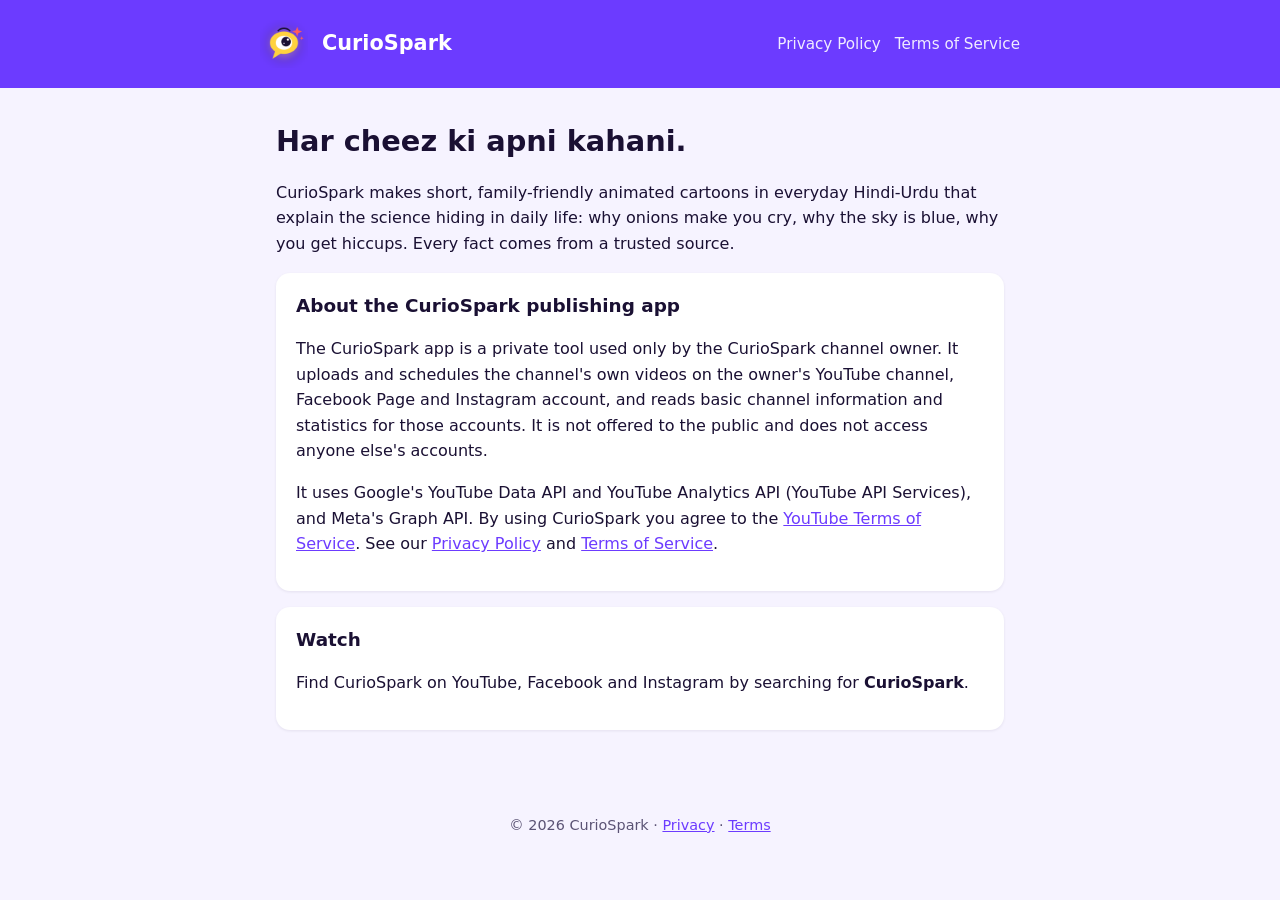
<file: index.html>
<!doctype html>
<html lang="en">
<head>
<meta charset="utf-8">
<meta name="viewport" content="width=device-width, initial-scale=1">
<title>CurioSpark</title>
<meta name="description" content="CurioSpark: short animated cartoons in Hindi-Urdu that explain the science hiding in everyday life.">
<link rel="icon" href="logo.png">
<link rel="stylesheet" href="style.css">
</head>
<body>
<header><div class="wrap">
  <img src="logo.png" alt="CurioSpark logo">
  <a href="index.html">CurioSpark</a>
  <nav><a href="privacy.html">Privacy Policy</a><a href="terms.html">Terms of Service</a></nav>
</div></header>
<main class="wrap">
  <h1>Har cheez ki apni kahani.</h1>
  <p>CurioSpark makes short, family-friendly animated cartoons in everyday Hindi-Urdu that explain the science
  hiding in daily life: why onions make you cry, why the sky is blue, why you get hiccups. Every fact comes from
  a trusted source.</p>

  <div class="card">
    <h2 style="margin-top:0">About the CurioSpark publishing app</h2>
    <p>The CurioSpark app is a private tool used only by the CurioSpark channel owner. It uploads and schedules the
    channel's own videos on the owner's YouTube channel, Facebook Page and Instagram account, and reads basic
    channel information and statistics for those accounts. It is not offered to the public and does not access
    anyone else's accounts.</p>
    <p>It uses Google's YouTube Data API and YouTube Analytics API (YouTube API Services), and Meta's Graph API.
    By using CurioSpark you agree to the <a href="https://www.youtube.com/t/terms">YouTube Terms of Service</a>.
    See our <a href="privacy.html">Privacy Policy</a> and <a href="terms.html">Terms of Service</a>.</p>
  </div>

  <div class="card">
    <h2 style="margin-top:0">Watch</h2>
    <p>Find CurioSpark on YouTube, Facebook and Instagram by searching for <strong>CurioSpark</strong>.</p>
  </div>
</main>
<footer>&copy; 2026 CurioSpark &middot; <a href="privacy.html">Privacy</a> &middot; <a href="terms.html">Terms</a></footer>
</body>
</html>
</file>
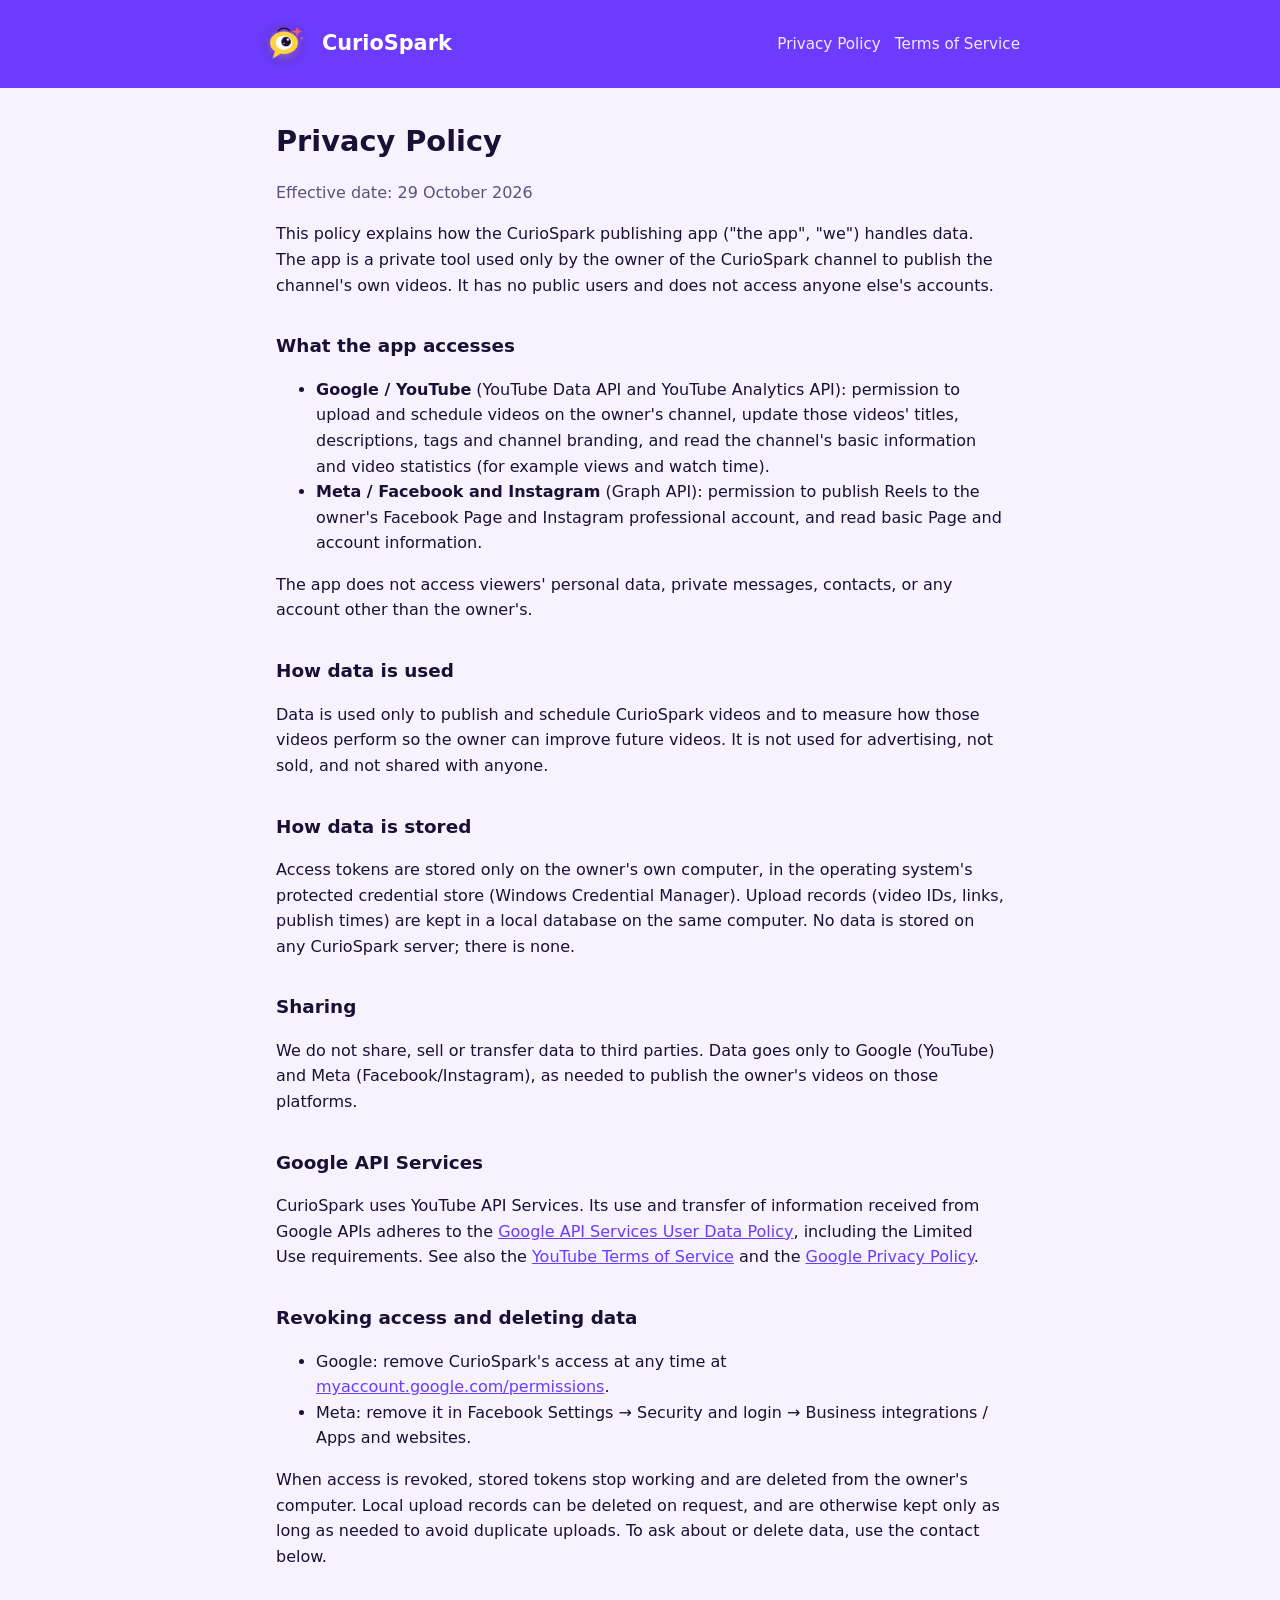
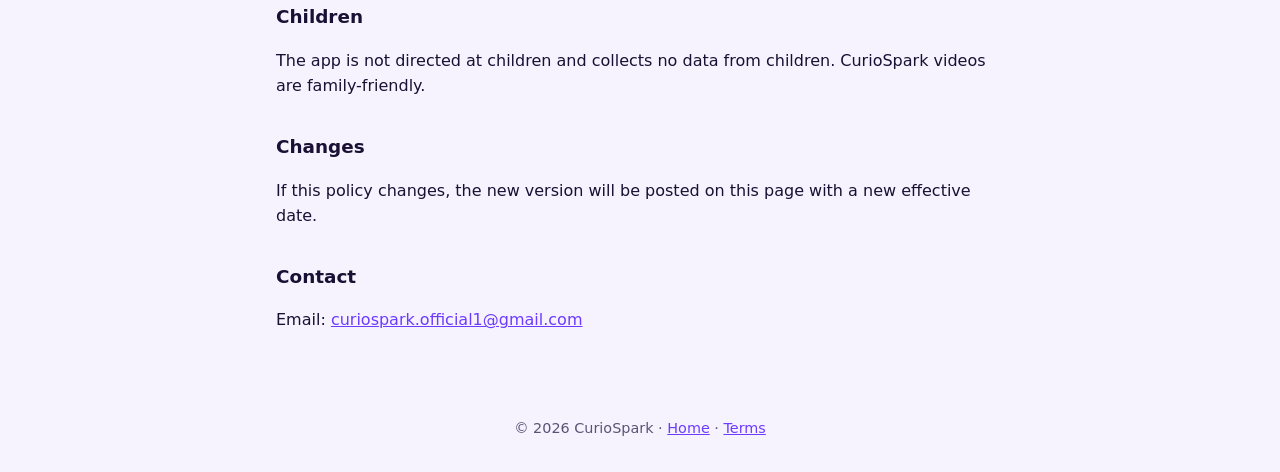
<file: privacy.html>
<!doctype html>
<html lang="en">
<head>
<meta charset="utf-8">
<meta name="viewport" content="width=device-width, initial-scale=1">
<title>CurioSpark Privacy Policy</title>
<link rel="icon" href="logo.png">
<link rel="stylesheet" href="style.css">
</head>
<body>
<header><div class="wrap">
  <img src="logo.png" alt="CurioSpark logo">
  <a href="index.html">CurioSpark</a>
  <nav><a href="privacy.html">Privacy Policy</a><a href="terms.html">Terms of Service</a></nav>
</div></header>
<main class="wrap">
  <h1>Privacy Policy</h1>
  <p class="muted">Effective date: 29 October 2026</p>

  <p>This policy explains how the CurioSpark publishing app ("the app", "we") handles data. The app is a private
  tool used only by the owner of the CurioSpark channel to publish the channel's own videos. It has no public users
  and does not access anyone else's accounts.</p>

  <h2>What the app accesses</h2>
  <ul>
    <li><strong>Google / YouTube</strong> (YouTube Data API and YouTube Analytics API): permission to upload and
    schedule videos on the owner's channel, update those videos' titles, descriptions, tags and channel branding,
    and read the channel's basic information and video statistics (for example views and watch time).</li>
    <li><strong>Meta / Facebook and Instagram</strong> (Graph API): permission to publish Reels to the owner's
    Facebook Page and Instagram professional account, and read basic Page and account information.</li>
  </ul>
  <p>The app does not access viewers' personal data, private messages, contacts, or any account other than the
  owner's.</p>

  <h2>How data is used</h2>
  <p>Data is used only to publish and schedule CurioSpark videos and to measure how those videos perform so the
  owner can improve future videos. It is not used for advertising, not sold, and not shared with anyone.</p>

  <h2>How data is stored</h2>
  <p>Access tokens are stored only on the owner's own computer, in the operating system's protected credential
  store (Windows Credential Manager). Upload records (video IDs, links, publish times) are kept in a local database
  on the same computer. No data is stored on any CurioSpark server; there is none.</p>

  <h2>Sharing</h2>
  <p>We do not share, sell or transfer data to third parties. Data goes only to Google (YouTube) and Meta
  (Facebook/Instagram), as needed to publish the owner's videos on those platforms.</p>

  <h2>Google API Services</h2>
  <p>CurioSpark uses YouTube API Services. Its use and transfer of information received from Google APIs adheres
  to the <a href="https://developers.google.com/terms/api-services-user-data-policy">Google API Services User Data
  Policy</a>, including the Limited Use requirements. See also the
  <a href="https://www.youtube.com/t/terms">YouTube Terms of Service</a> and the
  <a href="https://policies.google.com/privacy">Google Privacy Policy</a>.</p>

  <h2>Revoking access and deleting data</h2>
  <ul>
    <li>Google: remove CurioSpark's access at any time at
    <a href="https://myaccount.google.com/permissions">myaccount.google.com/permissions</a>.</li>
    <li>Meta: remove it in Facebook Settings &rarr; Security and login &rarr; Business integrations / Apps and
    websites.</li>
  </ul>
  <p>When access is revoked, stored tokens stop working and are deleted from the owner's computer. Local upload
  records can be deleted on request, and are otherwise kept only as long as needed to avoid duplicate uploads.
  To ask about or delete data, use the contact below.</p>

  <h2>Children</h2>
  <p>The app is not directed at children and collects no data from children. CurioSpark videos are
  family-friendly.</p>

  <h2>Changes</h2>
  <p>If this policy changes, the new version will be posted on this page with a new effective date.</p>

  <h2>Contact</h2>
  <p>Email: <a href="mailto:curiospark.official1@gmail.com">curiospark.official1@gmail.com</a></p>
</main>
<footer>&copy; 2026 CurioSpark &middot; <a href="index.html">Home</a> &middot; <a href="terms.html">Terms</a></footer>
</body>
</html>
</file>
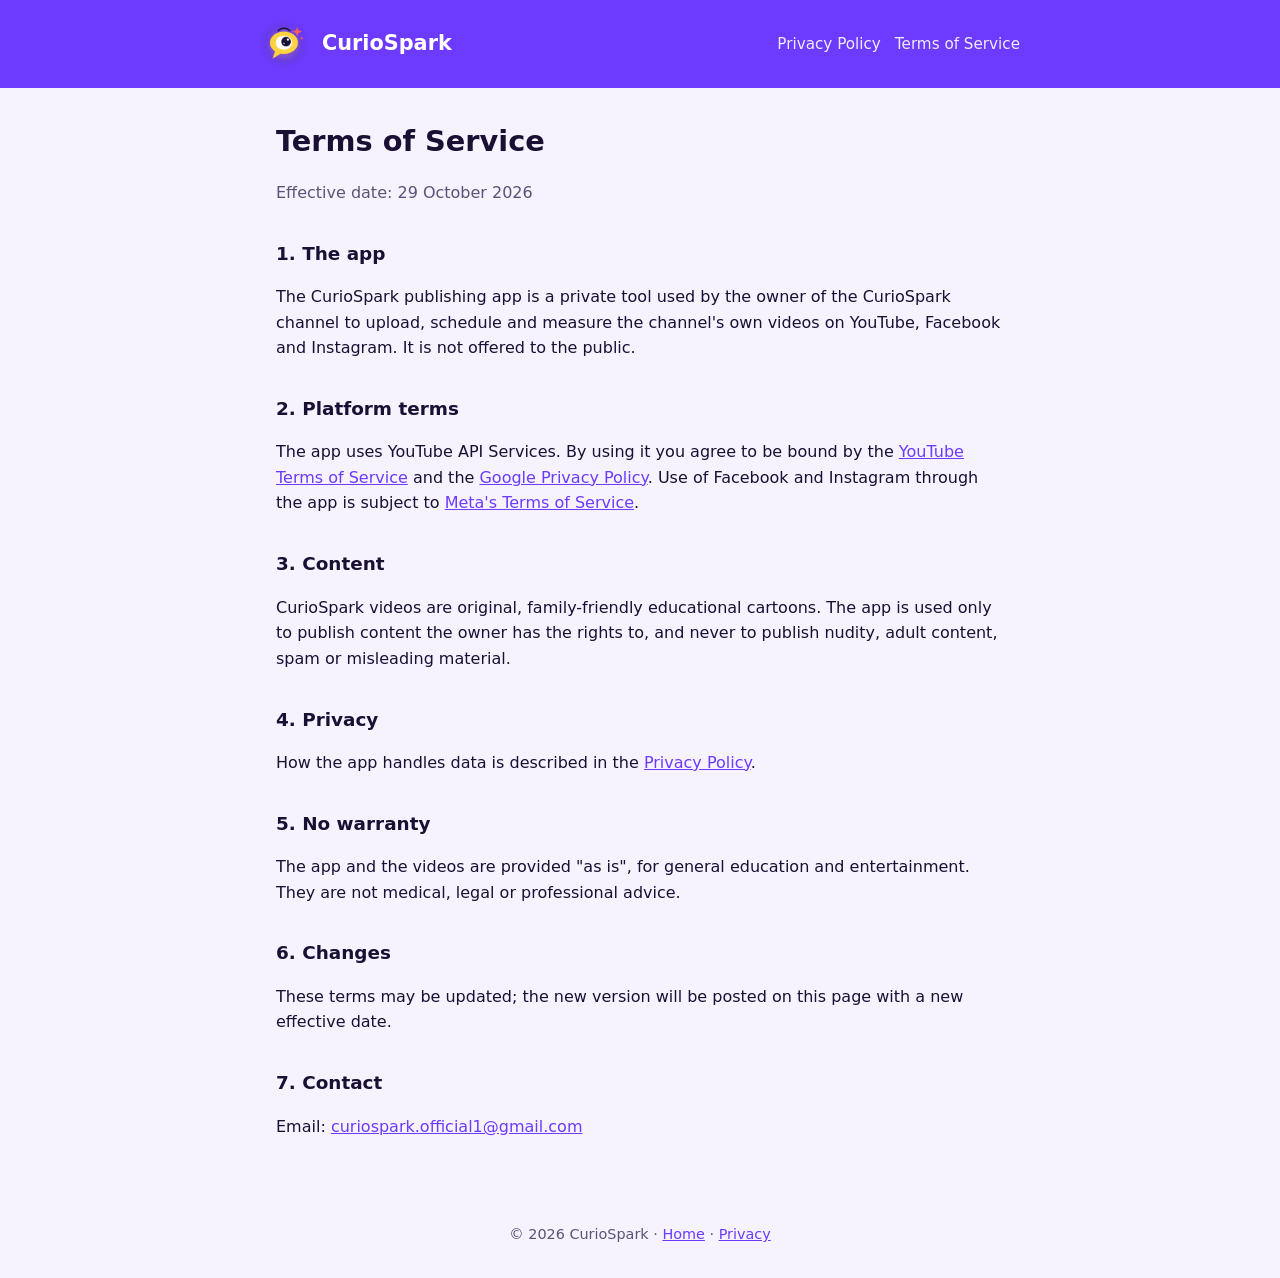
<file: terms.html>
<!doctype html>
<html lang="en">
<head>
<meta charset="utf-8">
<meta name="viewport" content="width=device-width, initial-scale=1">
<title>CurioSpark Terms of Service</title>
<link rel="icon" href="logo.png">
<link rel="stylesheet" href="style.css">
</head>
<body>
<header><div class="wrap">
  <img src="logo.png" alt="CurioSpark logo">
  <a href="index.html">CurioSpark</a>
  <nav><a href="privacy.html">Privacy Policy</a><a href="terms.html">Terms of Service</a></nav>
</div></header>
<main class="wrap">
  <h1>Terms of Service</h1>
  <p class="muted">Effective date: 29 October 2026</p>

  <h2>1. The app</h2>
  <p>The CurioSpark publishing app is a private tool used by the owner of the CurioSpark channel to upload,
  schedule and measure the channel's own videos on YouTube, Facebook and Instagram. It is not offered to the
  public.</p>

  <h2>2. Platform terms</h2>
  <p>The app uses YouTube API Services. By using it you agree to be bound by the
  <a href="https://www.youtube.com/t/terms">YouTube Terms of Service</a> and the
  <a href="https://policies.google.com/privacy">Google Privacy Policy</a>. Use of Facebook and Instagram through
  the app is subject to <a href="https://www.facebook.com/terms">Meta's Terms of Service</a>.</p>

  <h2>3. Content</h2>
  <p>CurioSpark videos are original, family-friendly educational cartoons. The app is used only to publish content
  the owner has the rights to, and never to publish nudity, adult content, spam or misleading material.</p>

  <h2>4. Privacy</h2>
  <p>How the app handles data is described in the <a href="privacy.html">Privacy Policy</a>.</p>

  <h2>5. No warranty</h2>
  <p>The app and the videos are provided "as is", for general education and entertainment. They are not medical,
  legal or professional advice.</p>

  <h2>6. Changes</h2>
  <p>These terms may be updated; the new version will be posted on this page with a new effective date.</p>

  <h2>7. Contact</h2>
  <p>Email: <a href="mailto:curiospark.official1@gmail.com">curiospark.official1@gmail.com</a></p>
</main>
<footer>&copy; 2026 CurioSpark &middot; <a href="index.html">Home</a> &middot; <a href="privacy.html">Privacy</a></footer>
</body>
</html>
</file>
<file: style.css>
:root { --violet: #6C3BFF; --ink: #1A1033; --cloud: #F6F3FF; --yellow: #FFD23F; --muted: #5b5375; }
* { box-sizing: border-box; }
body { margin: 0; font-family: "Segoe UI", system-ui, -apple-system, Roboto, Arial, sans-serif; color: var(--ink);
       background: var(--cloud); line-height: 1.6; }
header { background: var(--violet); color: #fff; padding: 20px 16px; }
header .wrap { display: flex; align-items: center; gap: 14px; }
header img { width: 48px; height: 48px; border-radius: 12px; background: #fff; }
header a { color: #fff; text-decoration: none; font-weight: 700; font-size: 1.3rem; }
nav { margin-left: auto; display: flex; gap: 14px; flex-wrap: wrap; }
nav a { font-size: .95rem; font-weight: 500; opacity: .9; }
.wrap { max-width: 760px; margin: 0 auto; }
main { padding: 24px 16px 48px; }
h1 { font-size: 1.8rem; margin: .2em 0 .4em; }
h2 { font-size: 1.15rem; margin-top: 1.8em; }
.muted { color: var(--muted); }
.card { background: #fff; border-radius: 14px; padding: 18px 20px; margin: 16px 0; box-shadow: 0 1px 3px rgba(26,16,51,.08); }
a { color: var(--violet); }
footer { text-align: center; padding: 20px 16px 32px; color: var(--muted); font-size: .9rem; }
</file>
